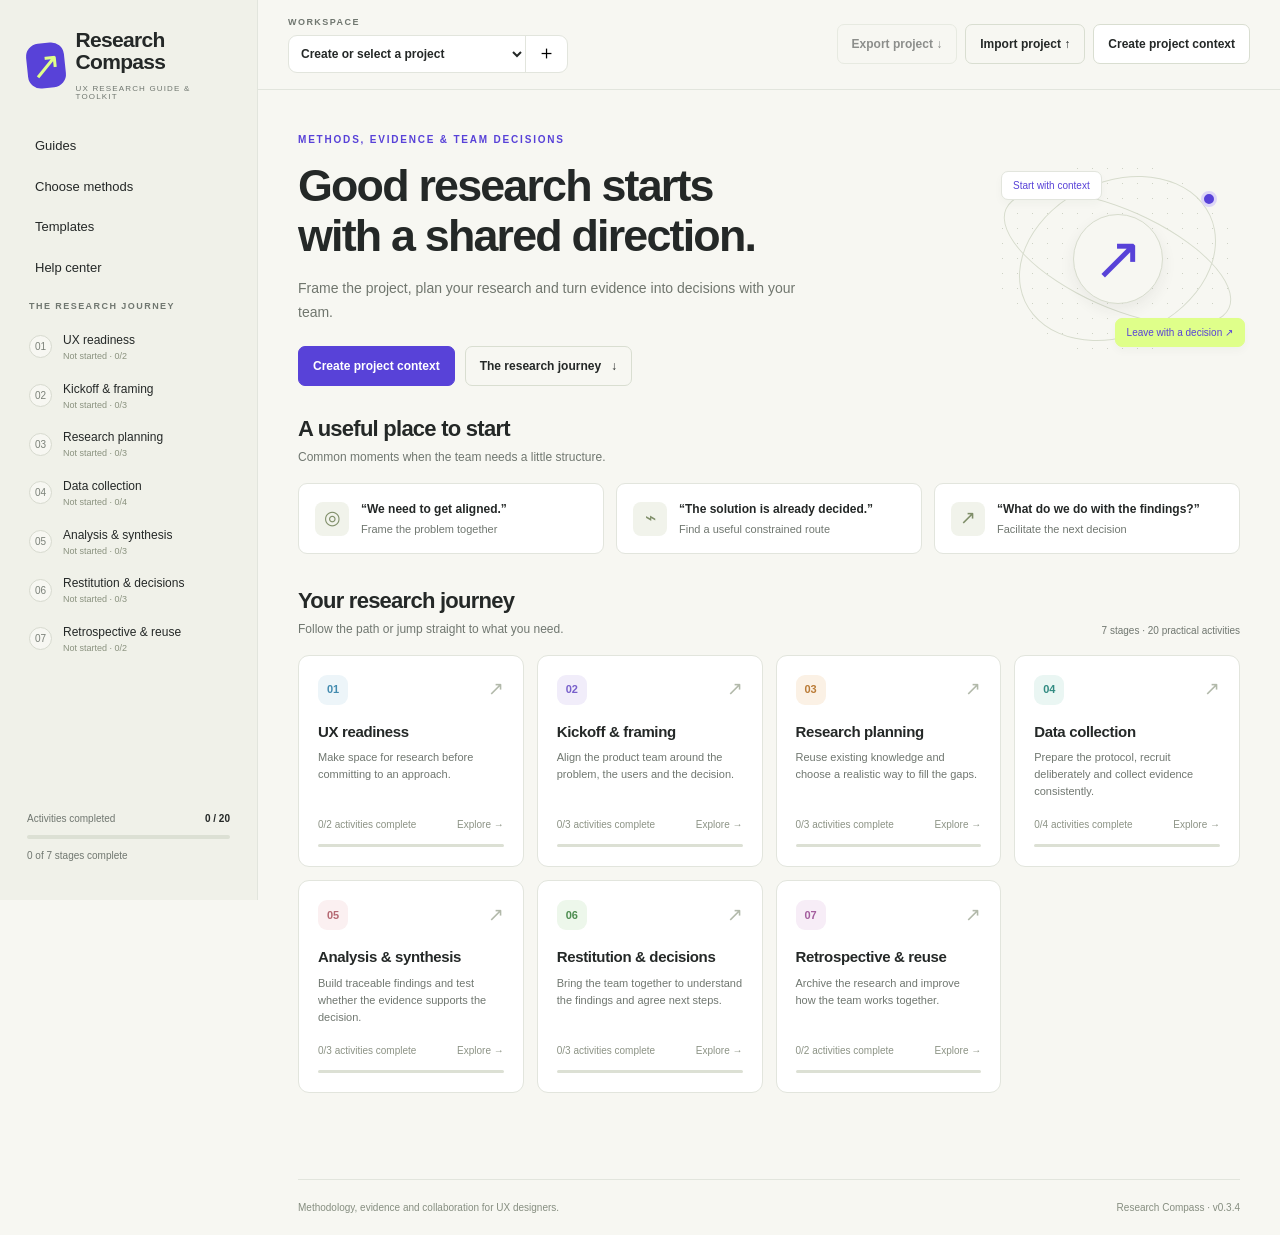
<file: index.html>
<!doctype html>
<html lang="en">
<head>
  <meta charset="utf-8">
  <meta name="viewport" content="width=device-width, initial-scale=1">
  <meta name="description" content="Research Compass: a UX research facilitation toolkit.">
  <title>Research Compass · UX facilitation toolkit</title>
  <meta http-equiv="refresh" content="0; url=docs/">
  <script>
    // Keep shared section links and query parameters when Pages serves the repo root.
    const destination = new URL("docs/", window.location.href);
    destination.search = window.location.search;
    destination.hash = window.location.hash;
    window.location.replace(destination.href);
  </script>
</head>
<body>
  <p>Opening Research Compass… <a href="docs/">Continue to the toolkit</a>.</p>
</body>
</html>
</file>
<file: docs/styles.css>
:root{--paper:#f7f7f2;--white:#fff;--ink:#242827;--muted:#707770;--line:#e2e5dd;--accent:#5842d8;--lime:#dfff8a;--soft:#efedf9;--radius:14px;--sidebar:258px;font-family:Inter,-apple-system,BlinkMacSystemFont,"Segoe UI",sans-serif;color:var(--ink);background:var(--paper);font-size:14px;line-height:1.5}
*{box-sizing:border-box}body{margin:0}button,input,select,textarea{font:inherit}button,a,input,textarea,select{-webkit-tap-highlight-color:transparent}button,a{touch-action:manipulation}a{color:inherit;text-decoration:none}button{cursor:pointer}button:disabled{cursor:default;opacity:.5}button:focus-visible,a:focus-visible,input:focus-visible,select:focus-visible,textarea:focus-visible{outline:3px solid #8e7df0;outline-offset:3px}h1,h2,h3,p{margin-top:0}h1{font-size:clamp(32px,3.5vw,49px);letter-spacing:-1.8px;line-height:1.12;font-weight:600;margin-bottom:17px}h2{font-size:25px;letter-spacing:-.75px;line-height:1.2;font-weight:600}h3{font-size:17px;letter-spacing:-.35px;line-height:1.3}p{margin-bottom:14px}small{font-size:12px}.muted{color:var(--muted)}.eyebrow{font-size:10px;letter-spacing:1.8px;font-weight:700;color:var(--muted);margin-bottom:13px}.skip{position:fixed;top:-80px;left:20px;padding:12px;background:var(--white);z-index:99}.skip:focus{top:10px}.sidebar{position:fixed;inset:0 auto 0 0;width:var(--sidebar);background:#f0f1e9;border-right:1px solid var(--line);padding:29px 19px 23px;display:flex;flex-direction:column;z-index:20}.brand{display:flex;gap:11px;align-items:center;font-size:21px;line-height:1.06;font-weight:650;letter-spacing:-.7px;margin:0 8px 38px}.brand-icon{display:grid;place-items:center;width:39px;height:45px;background:var(--accent);border-radius:13px;color:var(--lime);font-size:37px;font-weight:400;transform:rotate(-6deg)}.brand-sub{display:block;letter-spacing:1.15px;font-size:8px;color:var(--muted);margin-top:11px;font-weight:500}.project-label,.nav-label{font-size:9px;letter-spacing:1.45px;color:var(--muted);font-weight:700}.project-label{margin-left:8px}.project-select{display:flex;background:#fff;border:1px solid var(--line);border-radius:9px;margin:8px 0 16px;overflow:hidden}.project-select select{min-width:0;width:100%;border:0;background:transparent;padding:10px 8px;color:var(--ink);font-size:12px;font-weight:600;text-overflow:ellipsis}.project-select button{background:none;border:0;border-left:1px solid var(--line);padding:0 11px;font-size:19px}.search-button{width:100%;background:transparent;border:1px solid #d9dcd3;padding:9px 10px;border-radius:8px;font-size:12px;text-align:left;display:flex;align-items:center;justify-content:space-between;color:#676e67;margin-bottom:24px}kbd{font-size:10px;font-family:inherit;padding:1px 4px;border:1px solid #d9dcd3;border-radius:4px}.nav-home{display:flex;align-items:center;gap:12px;padding:11px 13px;border-radius:8px;font-size:13px;font-weight:500}.nav-home.active{background:#e4e5db}.nav-home span{font-size:18px}.nav-label{margin:29px 10px 12px}.phase-nav{display:flex;align-items:center;gap:11px;font-size:12px;padding:10px;border-radius:8px;position:relative;margin-bottom:3px}.phase-nav:hover,.nav-home:hover{background:#e8e9e1}.phase-nav.active{background:#e6e0fa;color:#4e3ec0}.nav-number{height:23px;width:23px;display:grid;place-items:center;font-size:10px;font-variant-numeric:tabular-nums;border:1px solid #d7dacf;border-radius:50%;flex-shrink:0;background:var(--paper);color:#7b8179}.phase-nav.active .nav-number{background:var(--accent);border-color:var(--accent);color:#fff}.nav-check{margin-left:auto;color:#5c7d37}.sidebar-bottom{margin-top:auto;padding:24px 8px 0}.progress-label{display:flex;justify-content:space-between;font-size:10px;margin-bottom:9px;color:var(--muted)}.progress-label strong{color:var(--ink);font-weight:600}progress{display:block;width:100%;height:4px;border:0;border-radius:5px;overflow:hidden;background:#dce0d4}progress::-webkit-progress-bar{background:#dce0d4}progress::-webkit-progress-value{background:var(--accent)}progress::-moz-progress-bar{background:var(--accent)}.sidebar-bottom p{font-size:10px;color:var(--muted);margin-top:9px}.workspace{margin-left:var(--sidebar);min-height:100vh;display:flex;flex-direction:column}.topbar{height:77px;display:flex;align-items:center;justify-content:space-between;padding:0 39px;border-bottom:1px solid var(--line);gap:15px;background:rgba(247,247,242,.96)}.breadcrumb{font-size:12px;color:var(--muted)}.breadcrumb span{margin:0 12px;color:#a6aca1}.top-actions{display:flex;gap:9px;align-items:center}.save-state{font-size:10px;color:#7d8577;margin-right:10px}.button{border:1px solid #d9ded1;border-radius:7px;padding:10px 14px;background:#fff;color:var(--ink);display:inline-flex;align-items:center;justify-content:center;gap:10px;white-space:nowrap;font-weight:550;font-size:12px}.button:hover{border-color:#858d7b;background:#fafbf8}.button.primary{background:var(--accent);color:#fff;border-color:var(--accent)}.button.primary:hover{background:#4732bf}.button.lime{background:var(--lime);border-color:var(--lime);color:#242827}.button.quiet{background:transparent}.button.small{font-size:11px;padding:7px 11px}.icon-button{width:33px;height:33px;border:0;background:transparent;border-radius:7px;font-size:19px;color:var(--muted)}.icon-button:hover{background:#eceee5}.mobile-menu{display:none}main{width:100%;max-width:1430px;padding:42px 40px 25px;margin:0 auto;flex:1;outline:0}footer{padding:20px 40px;display:flex;justify-content:space-between;font-size:10px;color:#868e80;border-top:1px solid var(--line);margin:25px 40px 0;padding-left:0;padding-right:0;gap:20px}.hero{display:grid;grid-template-columns:1fr 245px;gap:34px;align-items:center;margin-bottom:30px}.hero .eyebrow{color:var(--accent)}.hero-description{font-size:14px;max-width:530px;color:#70766e;line-height:1.7;margin-bottom:22px}.hero-buttons{display:flex;gap:10px;flex-wrap:wrap}.journey-art{height:195px;position:relative;background-image:radial-gradient(#ced2c5 .9px,transparent .9px);background-size:15px 15px;border-radius:50%;color:var(--accent)}.orbit{position:absolute;inset:20px;border:1px solid #d7dccd;border-radius:50%;transform:rotate(-25deg)}.orbit.second{inset:48px 0;transform:rotate(24deg)}.compass{width:90px;height:90px;position:absolute;left:78px;top:53px;border:1px solid #d7dccd;border-radius:50%;background:var(--paper);display:grid;place-items:center;font-size:60px;box-shadow:0 6px 15px #3331;line-height:1}.art-label{position:absolute;background:#fff;border:1px solid var(--line);padding:6px 11px;border-radius:7px;font-size:10px;box-shadow:0 4px 10px #25321c08}.art-label.a{top:10px;left:6px}.art-label.b{bottom:9px;right:-5px;background:var(--lime);border-color:var(--lime)}.art-dot{width:10px;height:10px;background:var(--accent);border:3px solid #ddd6f7;border-radius:50%;position:absolute;top:30px;right:23px;box-sizing:content-box}.context-banner{background:#ece9f8;border:1px solid #e1dcf4;border-radius:var(--radius);padding:20px 23px;display:flex;gap:19px;align-items:center;margin-bottom:35px}.context-banner .banner-icon{background:#e0d8f7;color:var(--accent);border-radius:9px;width:39px;height:39px;display:grid;place-items:center;font-size:22px;flex-shrink:0}.context-banner h3{font-size:14px;margin-bottom:4px}.context-banner p{font-size:12px;color:#78738b;margin:0}.context-banner .button{margin-left:auto;flex-shrink:0}.section-heading{display:flex;align-items:flex-end;justify-content:space-between;margin-bottom:17px;gap:12px}.section-heading h2{margin-bottom:5px;font-size:22px}.section-heading p{font-size:12px;color:var(--muted);margin:0}.section-meta{font-size:10px;color:var(--muted);white-space:nowrap}.phase-grid{display:grid;grid-template-columns:repeat(4,minmax(0,1fr));gap:13px;margin-bottom:36px}.phase-card{display:flex;flex-direction:column;min-height:192px;padding:19px;background:white;border:1px solid var(--line);border-radius:11px;position:relative;transition:transform .15s,border-color .15s}.phase-card:hover{transform:translateY(-3px);border-color:#aba5bd;box-shadow:0 5px 15px #1a172108}.phase-card .phase-top{display:flex;align-items:center;justify-content:space-between;margin-bottom:17px}.phase-disc{font-size:11px;width:30px;height:30px;background:var(--tint);color:var(--color);border-radius:9px;display:grid;place-items:center;font-weight:600}.phase-arrow{color:#b2b9aa;font-size:19px}.phase-card h3{font-size:15px;margin-bottom:8px}.phase-card p{font-size:11px;color:var(--muted);line-height:1.55;margin-bottom:17px}.phase-card .card-footer{font-size:10px;color:#8c9385;margin-top:auto;display:flex;justify-content:space-between}.phase-card.recommended{border-color:#c8bee9}.tiny-tag{font-size:8px;text-transform:uppercase;letter-spacing:.8px;color:var(--accent);background:var(--soft);padding:3px 6px;border-radius:4px}.tip-card{grid-column:span 1;background:#e8eddd;border-radius:11px;padding:21px;display:flex;flex-direction:column;justify-content:center;min-height:192px}.tip-card .eyebrow{font-size:9px;color:#677653;letter-spacing:1px;margin-bottom:9px}.tip-card h3{font-size:17px;line-height:1.35;margin-bottom:11px}.tip-card p{font-size:11px;color:#7a846e;margin:0}.quick-grid{display:grid;grid-template-columns:repeat(3,1fr);gap:12px}.quick-card{background:#fff;border:1px solid var(--line);border-radius:9px;padding:16px;display:flex;gap:12px;align-items:center}.quick-card:hover{border-color:#a29ab8}.quick-symbol{background:#f1f3eb;border-radius:8px;width:34px;height:34px;flex-shrink:0;display:grid;place-items:center;font-size:19px;color:#7f8e69}.quick-card strong{font-size:12px;display:block;font-weight:600}.quick-card small{font-size:10px;color:var(--muted)}.quick-card .arrow{margin-left:auto;color:#a3ab97}.project-strip{display:flex;gap:25px;flex-wrap:wrap;padding:16px 0 2px;margin-top:15px;border-top:1px solid #d9d4eb}.project-strip small{font-size:9px;display:block;text-transform:uppercase;letter-spacing:1px;color:#89829b;margin-bottom:4px}.project-strip strong{font-size:11px;font-weight:500}.phase-header{display:flex;gap:22px;align-items:flex-start;margin-bottom:25px}.phase-header .phase-disc{height:54px;width:54px;font-size:18px;border-radius:16px;flex-shrink:0;margin-top:3px}.phase-header h1{font-size:38px;margin-bottom:12px}.phase-header p{color:var(--muted);max-width:680px}.outcome-strip{background:var(--tint);padding:19px 22px;border-radius:10px;margin-bottom:26px;display:flex;gap:17px}.outcome-strip strong{font-size:10px;letter-spacing:1px;text-transform:uppercase;color:var(--color);white-space:nowrap;margin-top:2px}.outcome-strip p{font-size:13px;margin:0}.context-small{font-size:12px;padding:16px 19px;background:#eeefe8;border:1px solid var(--line);border-radius:9px;margin:20px 0}.context-small strong{display:block;font-size:10px;color:#79846f;letter-spacing:1px;text-transform:uppercase;margin-bottom:6px}.context-small p{margin:3px 0;overflow-wrap:anywhere}.context-small a{color:var(--accent);text-decoration:underline;font-size:11px}.activity-list{display:grid;gap:12px}.activity-row{background:#fff;border:1px solid var(--line);border-radius:11px;display:flex;align-items:center;gap:19px;padding:20px}.activity-row:hover{border-color:#aba4bd}.activity-order{font-size:15px;color:#929a89;min-width:25px}.activity-row h3{font-size:16px;margin-bottom:5px}.activity-row p{font-size:12px;color:var(--muted);margin:0}.row-meta{margin-left:auto;display:flex;gap:15px;align-items:center;white-space:nowrap}.pill{font-size:10px;color:#757d6c;background:#f1f3ec;padding:4px 8px;border-radius:5px}.duration{font-size:11px;color:var(--muted)}.activity-row.done .activity-order{color:#618b38}.back-link{font-size:12px;color:var(--muted);display:inline-block;margin-bottom:23px}.back-link:hover{color:var(--accent)}.activity-header{display:flex;justify-content:space-between;gap:20px;align-items:flex-start}.activity-header h1{font-size:37px;max-width:650px}.activity-header .eyebrow{color:var(--color);margin-bottom:12px}.activity-header p{font-size:14px;color:var(--muted);max-width:650px}.activity-tools{display:flex;gap:7px;flex-wrap:wrap;align-items:center}.meta-line{display:flex;gap:11px;margin:5px 0 25px;align-items:center}.tabs{display:flex;gap:24px;border-bottom:1px solid var(--line);margin-top:27px;margin-bottom:24px}.tab{background:none;border:0;border-bottom:2px solid transparent;font-size:13px;padding:12px 1px;color:var(--muted);margin-bottom:-1px}.tab.active{border-color:var(--accent);color:var(--accent);font-weight:600}.activity-body{display:grid;grid-template-columns:minmax(0,1fr) 260px;gap:28px}.content-panel{background:#fff;border:1px solid var(--line);border-radius:11px;padding:24px}.content-panel h2{font-size:21px}.content-panel p,.content-panel li{font-size:13px;color:#656e60;line-height:1.75}.content-panel ul{padding-left:18px}.aside-note{background:var(--tint);border:1px solid #00000007;border-radius:10px;padding:19px;height:fit-content}.aside-note .eyebrow{color:var(--color);font-size:9px}.aside-note p{font-size:12px;color:#6f756a;line-height:1.7;overflow-wrap:anywhere}.aside-note strong{font-size:11px;display:block;margin:13px 0 4px}.step{display:flex;gap:14px;margin-bottom:23px}.step:last-child{margin-bottom:0}.step-n{background:var(--soft);color:var(--accent);font-size:11px;border-radius:50%;width:26px;height:26px;display:grid;place-items:center;flex-shrink:0}.step h3{font-size:14px;margin:2px 0 6px}.step p{font-size:13px;line-height:1.7;margin:0}.prompt-list{margin-top:26px;border-top:1px solid var(--line);padding-top:23px}.prompt-list h3{font-size:15px}.prompt{border-left:2px solid #d5ccf1;padding:8px 14px;margin:10px 0;font-size:13px;color:#5c576e;line-height:1.7}.output-field{display:block;font-size:12px;font-weight:600;margin:0 0 24px}.output-field:last-of-type{margin-bottom:18px}.output-field small{display:block;color:var(--muted);font-size:11px;font-weight:400;margin:5px 0 9px}.output-field textarea{min-height:130px;font-size:13px;font-weight:400;line-height:1.7}.checklist{border-top:1px solid var(--line);padding-top:22px}.checklist h3{font-size:15px}.checklist label{display:flex;gap:9px;font-size:12px;color:#65705c;margin:12px 0;align-items:flex-start}.checklist input{accent-color:var(--accent);margin-top:3px;width:15px;height:15px}.gate{padding:15px;background:#f4f3ed;border-radius:8px;font-size:12px;line-height:1.7;color:#787768;margin:22px 0}.completion-row{display:flex;align-items:center;gap:14px;flex-wrap:wrap}.completion-row small{font-size:10px;color:var(--muted)}.done-button{background:#eaf3dc!important;border-color:#cbdab9!important;color:#4f7134!important}.page-note{font-size:10px;color:#949b8d;margin-top:25px;line-height:1.7}.workshop{max-width:880px;margin:10px auto}.workshop-top{display:flex;align-items:center;justify-content:space-between;gap:15px;margin-bottom:35px}.workshop h1{font-size:32px}.workshop-card{padding:35px;background:#fff;border:1px solid var(--line);border-radius:15px;min-height:280px;display:flex;flex-direction:column;justify-content:center}.workshop-card h2{font-size:30px;line-height:1.3;margin:13px 0 20px}.workshop-card p{font-size:17px;color:#70786a;line-height:1.8}.workshop-controls{display:flex;justify-content:space-between;align-items:center;margin-top:18px}.timer{display:flex;align-items:center;gap:9px;margin:25px 0;font-variant-numeric:tabular-nums}.timer output{font-size:22px;min-width:65px}.timer-label{color:var(--muted);font-size:11px;margin-right:auto}.workshop-note{display:block;margin-top:27px;font-size:12px;font-weight:600}.workshop-note textarea{margin-top:8px}.focus-mode .sidebar,.focus-mode .topbar,.focus-mode footer{display:none}.focus-mode .workspace{margin-left:0}.focus-mode main{max-width:1100px;padding-top:30px}dialog{border:1px solid #d8dcd1;border-radius:17px;box-shadow:0 30px 100px #181c2240;padding:29px;color:var(--ink);background:var(--paper);max-height:90vh}dialog::backdrop{background:#1e26384d;backdrop-filter:blur(3px)}.context-dialog{width:min(760px,94vw)}.dialog-header{display:flex;align-items:flex-start;justify-content:space-between;gap:18px}.dialog-header h2{font-size:27px;margin-bottom:13px}.dialog-header .eyebrow{color:var(--accent);margin-bottom:10px}.context-dialog>p{font-size:13px;max-width:600px}.form-grid{display:grid;grid-template-columns:1fr 1fr;gap:17px;margin-top:24px}.form-grid label{font-size:12px;font-weight:550}.form-grid .full{grid-column:1/-1}input:not([type=checkbox]),textarea,select{border:1px solid #d9ded1;border-radius:7px;background:#fff;padding:10px 11px;color:var(--ink);width:100%;min-width:0}textarea{resize:vertical}input::placeholder,textarea::placeholder{color:#9bA294;opacity:1}.form-grid input,.form-grid textarea,.form-grid select{display:block;margin-top:6px;font-size:12px;font-weight:400}.form-note{color:#808976;font-size:10px;margin-top:18px}.dialog-actions{display:flex;justify-content:flex-end;gap:9px;margin-top:23px;padding-top:17px;border-top:1px solid var(--line)}.jump-dialog{width:min(640px,94vw)}.jump-dialog input{margin:8px 0 17px}.jump-result{display:block;padding:12px;border-radius:8px;border-bottom:1px solid var(--line);font-size:13px}.jump-result:hover{background:#ebe6f7}.jump-result small{font-size:10px;color:var(--muted);display:block}.jump-dialog #jumpResults{max-height:50vh;overflow-y:auto}.export-dialog{width:min(520px,94vw)}.export-dialog>p{font-size:12px}.export-option{display:block;text-align:left;width:100%;padding:18px;border:1px solid var(--line);background:#fff;border-radius:9px;margin-top:12px}.export-option:hover{border-color:#9d90c3}.export-option strong{font-size:13px;display:block;font-weight:550}.export-option span{display:block;font-size:11px;color:var(--muted);margin-top:5px}.import-label{cursor:pointer}.import-label input{margin-top:12px;font-size:11px}#toast{position:fixed;bottom:23px;left:50%;transform:translate(-50%,20px);padding:12px 20px;background:#292e27;color:white;border-radius:9px;font-size:12px;opacity:0;pointer-events:none;z-index:100;transition:all .2s;max-width:90vw}#toast.visible{opacity:1;transform:translate(-50%,0)}.storage-warning{color:#9d523c!important}.empty{padding:25px;color:var(--muted);font-size:12px}.phase-footer{display:flex;justify-content:space-between;gap:12px;margin-top:27px}.recommendation-note{background:#fff7e7;border:1px solid #eaddbf;border-radius:9px;padding:15px 18px;font-size:12px;color:#8e7445;line-height:1.7;margin-bottom:25px}.search-inline{max-width:260px;font-size:12px!important}.phase-results{font-size:12px;color:var(--muted);padding:15px 0}.home-note{margin-top:28px;font-size:10px;color:#949b8d;line-height:1.7;max-width:700px}
@media(min-width:1600px){main{padding-top:55px}.phase-card{min-height:205px}.hero{margin-bottom:37px}.hero-description{font-size:15px}.hero{grid-template-columns:1fr 300px}.journey-art{max-width:245px;margin-left:25px}}
@media(max-width:1200px){:root{--sidebar:230px}.sidebar{padding:26px 13px}.brand{font-size:19px}.topbar{padding:0 25px}.save-state{display:none}main{padding:32px 26px}.phase-grid{grid-template-columns:repeat(3,minmax(0,1fr))}.tip-card{grid-column:span 2;min-height:155px}.activity-body{grid-template-columns:minmax(0,1fr) 215px;gap:18px}.row-meta .pill{display:none}.hero{grid-template-columns:1fr 190px}.journey-art{transform:scale(.85)}.activity-header{display:block}.activity-tools{margin:5px 0 18px}.quick-grid{grid-template-columns:1fr}.quick-card{padding:12px 16px}}
@media(max-width:900px){.activity-body{grid-template-columns:1fr}.aside-note{order:-1}.aside-note p{margin-bottom:6px}.hero{grid-template-columns:1fr}.journey-art{display:none}.context-banner{flex-wrap:wrap}.context-banner .button{margin-left:58px}.phase-grid{grid-template-columns:repeat(2,minmax(0,1fr))}.tip-card{grid-column:span 1;min-height:190px}.outcome-strip{display:block}.outcome-strip strong{display:block;margin-bottom:8px}.row-meta{gap:7px}.activity-row{gap:10px;padding:17px}.activity-row h3{font-size:14px}.activity-row p{font-size:11px}}
@media(max-width:700px){.sidebar{transform:translateX(-100%);transition:transform .2s;width:258px}.sidebar.open{transform:translateX(0);box-shadow:5px 0 40px #20251c30}.workspace{margin-left:0}.mobile-menu{display:block;flex-shrink:0}.topbar{padding:0 15px;height:65px;gap:10px}.breadcrumb{font-size:10px;margin-right:auto}.top-actions .quiet{display:none}.top-actions .button{font-size:10px;padding:8px 10px}.top-actions{gap:0}.breadcrumb span{margin:0 5px}main{padding:29px 20px}.hero h1{font-size:38px;letter-spacing:-1.4px}.hero-description{font-size:13px}.context-banner{padding:17px;gap:12px}.context-banner .banner-icon{width:30px;height:30px}.context-banner>div:nth-child(2){flex:1}.context-banner .button{margin-left:42px}.context-banner p{font-size:11px}.phase-card{padding:16px;min-height:190px}.phase-card h3{font-size:14px}.phase-grid{gap:10px}.section-heading{align-items:flex-start;flex-wrap:wrap}.section-heading h2{font-size:21px}.section-meta{display:none}.project-strip{width:100%;gap:15px}.phase-header{gap:14px}.phase-header .phase-disc{width:41px;height:41px;font-size:14px}.phase-header h1{font-size:30px}.phase-header p{font-size:12px}.row-meta .duration{display:none}.phase-footer{flex-wrap:wrap}.activity-header h1{font-size:31px}.content-panel{padding:20px}.tabs{gap:22px}.workshop-card{padding:24px}.workshop-card h2{font-size:25px}.workshop-card p{font-size:15px}.workshop-top{align-items:flex-start}.workshop-top h1{font-size:25px}.timer{flex-wrap:wrap}.timer-label{flex-basis:100%;margin-bottom:5px}.form-grid{grid-template-columns:1fr}.form-grid .full{grid-column:auto}.dialog-actions{flex-wrap:wrap}.dialog-actions .primary{white-space:normal}dialog{padding:22px}.dialog-header h2{font-size:24px}footer{margin:20px;padding:15px 0;display:block;font-size:9px}footer span{display:block;margin-top:8px}.topbar .button span{display:none}}
@media(prefers-reduced-motion:reduce){*{transition:none!important;scroll-behavior:auto!important}}
@media print{.sidebar,.topbar,footer,.activity-tools,.tabs,.back-link,.hero-buttons,.context-banner .button,.phase-footer{display:none!important}.workspace{margin:0}main{padding:0;max-width:none}.phase-grid{grid-template-columns:repeat(3,1fr)}.activity-body{display:block}.content-panel,.aside-note{break-inside:avoid;margin-bottom:15px}body{background:#fff}textarea{border:0!important;min-height:100px}button{display:none!important}}

/* Methodology resources and contextual advice. */
.knowledge-nav{display:grid;gap:3px;margin:0 0 18px;padding:0 3px}.knowledge-nav a{display:flex;justify-content:space-between;align-items:center;padding:9px 10px;font-size:12px;border-radius:7px;color:#676e60}.knowledge-nav a span{font-size:12px;color:#a2aa98}.knowledge-nav a:hover{background:#e6e8de}.knowledge-nav a.active{background:#e6e0fa;color:#5140bb;font-weight:600}.knowledge-page h1{max-width:850px}.page-intro{max-width:800px;font-size:15px;line-height:1.8;color:#70776b;margin-bottom:28px}.knowledge-entry{background:#eeedf6;border:1px solid #dedbec;border-radius:12px;padding:25px;margin:0 0 30px;display:grid;grid-template-columns:1fr 1.05fr;gap:30px;align-items:center}.knowledge-entry .eyebrow{font-size:9px;letter-spacing:1.1px;color:#7764bb;margin-bottom:9px}.knowledge-entry h2{font-size:23px;margin-bottom:11px}.knowledge-entry p{font-size:12px;color:#797285;line-height:1.7;margin-bottom:0}.knowledge-shortcuts{display:grid;gap:8px}.knowledge-shortcuts a{background:#ffffffb3;padding:12px 15px;border:1px solid #e1deed;border-radius:8px}.knowledge-shortcuts a:hover{border-color:#aaa0c9;background:#fff}.knowledge-shortcuts strong{display:block;font-size:12px;font-weight:600}.knowledge-shortcuts span{display:block;font-size:10px;color:#878193;margin-top:3px}.knowledge-toolbar{display:flex;justify-content:space-between;align-items:flex-end;gap:20px;margin-bottom:25px;flex-wrap:wrap}.resource-filters{display:flex;flex-wrap:wrap;gap:6px;margin-bottom:5px}.resource-filters a{font-size:11px;padding:8px 11px;border:1px solid #dbdfd3;border-radius:6px;background:#fff;color:#727c66}.resource-filters a.selected{background:#e9e4f8;border-color:#cdc3eb;color:#5944b5}.guide-search{font-size:10px;color:var(--muted);width:250px;max-width:100%}.guide-search input{margin-top:6px;font-size:12px}.resource-grid{display:grid;grid-template-columns:repeat(3,minmax(0,1fr));gap:13px}.resource-card{display:flex;flex-direction:column;padding:21px;border:1px solid var(--line);border-radius:11px;background:#fff;min-height:200px}.resource-card:hover{border-color:#b1a7c9;box-shadow:0 5px 16px #2d254108}.resource-type{display:block;text-transform:uppercase;font-size:9px;letter-spacing:1px;font-weight:650;color:#817196;margin-bottom:12px;line-height:1.6}.resource-card h3{font-size:18px;line-height:1.35;margin-bottom:10px}.resource-card p{font-size:12px;color:#7a8072;line-height:1.7;margin-bottom:18px}.resource-arrow{font-size:11px;color:var(--accent);margin-top:auto}.resource-grid.compact{grid-template-columns:repeat(2,minmax(0,1fr))}.compact .resource-card{min-height:150px;padding:18px}.compact .resource-card h3{font-size:16px}.compact .resource-card p{font-size:11px}.compact .resource-type{font-size:8px;letter-spacing:.8px;margin-bottom:8px}.text-link{color:var(--accent);font-size:11px;line-height:1.7}.text-link:hover{text-decoration:underline}.journey-resources{margin:30px 0 38px}.template-heading{margin-top:27px}.template-links{display:grid;grid-template-columns:repeat(2,minmax(0,1fr));gap:9px}.template-links a{padding:15px 17px;background:#fff;border:1px solid var(--line);border-radius:8px;font-size:12px;line-height:1.6}.template-links .resource-type{font-size:8px;margin-bottom:5px}.template-links a:hover{border-color:#a49abf}.library-next{display:grid;grid-template-columns:repeat(3,minmax(0,1fr));gap:12px;margin-top:30px}.library-next a{border-radius:9px;background:#e9eddf;padding:20px}.library-next strong{display:block;font-size:13px;font-weight:600;margin-bottom:6px}.library-next span{font-size:11px;color:#768265}.guide-layout{display:grid;grid-template-columns:minmax(0,1fr) 190px;gap:30px;align-items:start}.guide-section{padding:27px;background:white;border:1px solid var(--line);border-radius:11px;margin-bottom:20px;scroll-margin-top:20px}.guide-section>h2{font-size:23px;margin-bottom:18px}.guide-section>p,.guide-section li{font-size:13px;color:#687260;line-height:1.85}.guide-section .step{margin-bottom:23px}.guide-section .step p{color:#687260}.guide-section .step h3{font-size:15px}.guide-table-wrap{overflow-x:auto;margin-top:18px;border:1px solid var(--line);border-radius:8px}.guide-table{border-collapse:collapse;width:100%;min-width:480px;text-align:left;font-size:11px}.guide-table th,.guide-table td{padding:13px 12px;vertical-align:top;border-bottom:1px solid var(--line);line-height:1.75}.guide-table thead{background:#efedf6;color:#65577d;font-size:10px}.guide-table tbody th{font-weight:600;width:24%;color:#4b5543}.guide-table td{color:#77816c}.guide-table td:last-child{font-size:10px;color:#858d7c;width:22%}.guide-table tr:last-child>*{border-bottom:0}.method-limit{background:#fff7e9;border-left:3px solid #cba153;padding:15px 17px;margin-top:19px;border-radius:0 7px 7px 0}.method-limit strong{font-size:11px;color:#8c6f3c}.method-limit p{font-size:12px;line-height:1.8;color:#8a7d65;margin:7px 0 0}.guide-sidebar{position:sticky;top:25px;background:#edeee6;border-radius:10px;padding:19px}.guide-sidebar .eyebrow{font-size:9px}.guide-sidebar button{display:block;text-align:left;background:none;border:0;font-size:11px;color:#7c8471;padding:7px 0}.guide-sidebar button:hover{color:var(--accent)}.guide-sidebar .button{margin:15px 0 12px}.guide-sidebar .text-link{display:block;font-size:10px}.pitfall-list{padding-left:20px}.pitfall-list li{margin-bottom:10px}.worked-example{background:#edf2e5;border:1px solid #dce4cf;border-radius:9px;padding:20px;margin-top:24px}.worked-example .resource-type{color:#6b8051}.worked-example p{font-size:13px;color:#6b785c;line-height:1.8;margin:0}.template-callout{display:flex;gap:20px;align-items:center;background:#efebf8;padding:20px;border-radius:9px}.template-callout h3{font-size:16px}.template-callout p{font-size:11px;color:#84788e;line-height:1.7;margin:0}.template-callout .button{flex-shrink:0}.related-activities{display:grid;gap:8px;margin-top:17px}.related-activities a{font-size:12px;padding:14px;border:1px solid var(--line);border-radius:7px}.related-activities .resource-type{font-size:8px;margin-bottom:5px}.template-grid{margin-top:25px}.template-tools{display:flex;gap:9px;flex-wrap:wrap;margin-bottom:24px}.template-editor{max-width:900px;margin-top:25px}.template-editor .output-field{margin-bottom:30px}.selector-form{display:grid;grid-template-columns:repeat(2,minmax(0,1fr));gap:18px;background:#eeedf4;border:1px solid #dedce8;padding:23px;border-radius:12px}.selector-form label,.help-stage{font-size:12px;font-weight:550}.selector-form select,.help-stage select{margin-top:7px;font-size:12px;font-weight:400}.selector-explanation{font-size:10px;color:#929789;line-height:1.7;margin:12px 0 25px}.method-results{display:grid;gap:13px}.method-option{display:grid;grid-template-columns:minmax(0,1fr) 160px;gap:25px;align-items:start;background:#fff;border:1px solid var(--line);border-radius:11px;padding:23px}.method-option .resource-type{margin-bottom:8px}.method-option h3{font-size:21px;margin-bottom:10px}.method-option p{font-size:13px;color:#737e68;margin-bottom:12px}.method-option small{display:block;font-size:11px;color:#949b8a;line-height:1.75}.method-option.conditional{background:#fbf8f0;border-color:#e7dbc0}.method-option.conditional .resource-type{color:#a58a50}.method-select{display:flex;gap:9px;align-items:flex-start;font-size:11px;color:#6f7d60;margin-top:8px}.method-select input{accent-color:var(--accent);margin-top:2px}.selected-methods{padding:22px;background:#e8eddf;border-radius:11px;margin-top:24px}.selected-methods>strong{font-size:15px}.selected-methods p{font-size:12px;color:#7b866b;margin:10px 0 16px;line-height:1.7}.help-stage{display:block;max-width:350px;margin-bottom:25px}.difficulty-options{display:grid;grid-template-columns:repeat(2,minmax(0,1fr));gap:10px;margin-bottom:30px}.difficulty-options label{display:flex;gap:12px;align-items:flex-start;padding:16px;border:1px solid var(--line);border-radius:8px;background:white;font-size:12px;color:#69755f}.difficulty-options input{accent-color:var(--accent);margin-top:2px}.difficulty-options label:has(input:checked){background:#eae5f7;border-color:#c9bfe6;color:#68519c}.advice-grid{display:grid;grid-template-columns:repeat(2,minmax(0,1fr));gap:15px}.advice-card{background:#f0f1e9;border:1px solid #dce1d0;border-radius:11px;padding:22px}.advice-card.warning{background:#fcf5e9;border-color:#eadbb8}.advice-card .resource-type{font-size:8px;color:#778465;margin-bottom:8px}.advice-card.warning .resource-type{color:#a98c50}.advice-card h3{font-size:18px}.advice-card p,.advice-card li{font-size:12px;color:#79816f;line-height:1.8}.advice-card.warning p,.advice-card.warning li{color:#8f8065}.advice-card ul{padding-left:17px}.advice-avoid{font-size:11px!important;border-top:1px solid #00000012;padding-top:13px}.resource-actions{display:flex;gap:13px;flex-wrap:wrap}.resource-actions a{font-size:10px;color:var(--accent);line-height:1.7}.stage-advice{margin:28px 0}.stage-advice .section-heading h2{font-size:21px}.stage-advice>.text-link{display:inline-block;margin-top:13px}.help-inline{display:block;border:1px dashed #c7cdbb;border-radius:8px;padding:15px 18px;margin-top:23px;font-size:12px;color:#7b866b}.help-inline:hover{border-color:#a49bb8;color:var(--accent)}.empty-help{background:#eeefe7;padding:27px;border-radius:11px}.empty-help h2{font-size:23px}.empty-help p{font-size:13px;color:#818a74;line-height:1.8}.activity-knowledge{display:flex;flex-wrap:wrap;gap:8px 17px;background:#efedf6;border:1px solid #e4deef;padding:15px 18px;border-radius:8px;margin:17px 0}.activity-knowledge .resource-type{margin:0;font-size:8px;flex-basis:100%}.activity-knowledge a{color:#7962b1;font-size:11px}.activity-knowledge a:hover{text-decoration:underline}
@media(max-width:1150px){.resource-grid{grid-template-columns:repeat(2,minmax(0,1fr))}.guide-layout{grid-template-columns:minmax(0,1fr)}.guide-sidebar{position:static;order:-1;display:flex;gap:7px 18px;flex-wrap:wrap;align-items:center;padding:15px 20px}.guide-sidebar .eyebrow{flex-basis:100%;margin:0}.guide-sidebar .button{margin:5px 0}.guide-sidebar button{font-size:10px}.knowledge-entry{grid-template-columns:1fr;gap:19px}.knowledge-shortcuts{grid-template-columns:repeat(3,minmax(0,1fr));gap:8px}.knowledge-shortcuts a{padding:13px}.library-next{grid-template-columns:1fr}.template-callout{flex-wrap:wrap}}
@media(max-width:700px){.knowledge-nav{margin-bottom:14px}.knowledge-page h1{font-size:33px;letter-spacing:-1.2px}.page-intro{font-size:13px}.knowledge-entry{padding:20px;gap:16px}.knowledge-entry h2{font-size:22px}.knowledge-shortcuts{grid-template-columns:1fr}.knowledge-shortcuts a{padding:12px 14px}.knowledge-shortcuts strong{font-size:12px}.resource-grid,.resource-grid.compact,.template-links,.advice-grid,.difficulty-options,.selector-form{grid-template-columns:1fr}.resource-card{min-height:170px;padding:20px}.resource-card h3{font-size:19px}.resource-type{font-size:8px}.resource-filters a{font-size:10px}.guide-search{width:100%}.guide-section{padding:20px}.guide-section>h2{font-size:22px}.guide-section .step{gap:11px}.guide-section .step p{font-size:12px}.guide-sidebar{gap:5px 15px}.guide-table{min-width:500px}.method-option{grid-template-columns:1fr;gap:8px;padding:21px}.method-select{border-top:1px solid var(--line);padding-top:14px}.selector-form{padding:20px}.advice-card h3{font-size:18px}.template-tools .button{white-space:normal}.activity-knowledge{gap:7px}.activity-knowledge a{padding:4px 0}.stage-advice .section-heading{gap:10px}}
/* Visible project portability and completion states. */
.sidebar > *{flex-shrink:0}
@media(max-width:700px){.context-banner{display:grid;grid-template-columns:30px minmax(0,1fr);align-items:start}.context-banner .banner-icon{grid-column:1;grid-row:1}.context-banner>div:nth-child(2){grid-column:2;min-width:0}.context-banner .button{grid-column:2;justify-self:start;margin-left:0}.project-strip>div{min-width:0}.project-strip strong{overflow-wrap:anywhere}}
.sidebar{overflow-y:auto}.nav-phase-label{min-width:0;display:flex;flex-direction:column;gap:2px}.nav-phase-status{font-size:9px;color:#8a927f;font-weight:400;line-height:1.3}.phase-nav{padding:8px 10px}.phase-nav.completed{background:#e3efd8;color:#3f682b}.phase-nav.completed .nav-number{background:#477a35;color:white;border-color:#477a35;font-weight:700}.phase-nav.completed .nav-phase-status{color:#4d713d;font-weight:600}.phase-nav.completed.active{box-shadow:inset 3px 0 #477a35;background:#d7e9c8}.phase-nav.active:not(.completed) .nav-phase-status{color:#7967b2}.sidebar-bottom .backup-hint{margin-top:15px;font-size:10px;line-height:1.6;color:#737e66}.mobile-action{display:none}.quick-section{margin-bottom:34px}.quick-complete{display:block;font-size:9px;font-weight:600;color:#477a35;margin-top:5px}.quick-card.completed{border-color:#c6dcb8;background:#f4f9ef}.quick-card.completed .quick-symbol{background:#deedd1;color:#477a35}.phase-card.completed{background:#f0f7e9;border-color:#bed3ad}.phase-card.completed:hover{border-color:#719b55}.phase-card.completed .phase-disc{background:#477a35;color:white;font-size:17px}.completion-badge{font-size:9px;font-weight:650;padding:4px 7px;background:#deecd0;color:#3f682b;border-radius:5px;white-space:nowrap}.phase-card.completed h3{color:#355829}.phase-card.completed .card-footer{color:#4d713d}.phase-card.in-progress{border-color:#c5bfdf}.card-progress{margin-top:12px;height:3px;background:#e5e8dd}.card-progress::-webkit-progress-value{background:#7965d2}.phase-card.completed .card-progress::-webkit-progress-value{background:#608b43}.phase-card.completed .card-progress::-moz-progress-bar{background:#608b43}.completion-summary{display:flex;align-items:center;gap:16px;padding:20px 22px;border:1px solid #cbdcbd;background:#edf4e5;border-radius:12px;margin-bottom:30px}.completion-emblem{background:#dae9cb;color:#477a35;display:grid;place-items:center;width:41px;height:41px;border-radius:50%;font-size:25px;flex-shrink:0}.completion-summary h2{font-size:19px;margin:0 0 5px;color:#3d602e}.completion-summary p{font-size:11px;color:#708061;margin:0}.completion-summary .button{margin-left:auto}.completion-summary.all-complete{background:#e0efd3;border-color:#91b576}.completion-summary.all-complete .completion-emblem{background:#477a35;color:white}.project-portability{display:flex;align-items:center;gap:25px;margin-top:30px;padding:23px;background:#eeefe8;border:1px solid var(--line);border-radius:11px}.project-portability h3{font-size:15px;margin-bottom:7px}.project-portability p{font-size:12px;line-height:1.65;color:var(--muted);max-width:620px;margin:0}.portability-actions{display:flex;gap:8px;margin-left:auto;flex-shrink:0}.home-note{margin-top:19px}.activity-row.done{background:#f3f8ed;border-color:#cbdcbd}.activity-row.done .activity-order{background:#477a35;color:white;display:grid;place-items:center;width:27px;height:27px;border-radius:50%;font-size:14px}.activity-row.done h3{color:#3f682b}
@media(max-width:1200px){.topbar{gap:10px}.top-actions{gap:7px}.breadcrumb{font-size:11px}.project-portability{flex-wrap:wrap}.portability-actions{margin-left:0}}
@media(max-width:700px){.topbar{min-height:65px;height:auto;padding-top:10px;padding-bottom:10px}.breadcrumb{display:none}.top-actions{margin-left:auto;gap:6px}.top-actions .file-button{display:inline-flex}.top-actions .file-button .desktop-action{display:none}.top-actions .file-button .mobile-action{display:inline}.top-actions .button{padding:8px 9px;font-size:11px}.completion-summary{flex-wrap:wrap;padding:17px;gap:12px}.completion-summary>div{flex:1;min-width:180px}.completion-summary h2{font-size:17px}.completion-summary .button{margin-left:53px}.completion-badge{font-size:8px;padding:3px 5px}.phase-card .card-footer{flex-wrap:wrap;gap:5px}.quick-section{margin-bottom:28px}.project-portability{padding:19px;gap:16px}.portability-actions{flex-wrap:wrap}.sidebar .phase-nav{padding:8px 10px}}

.table-scroll-hint{display:none}@media(max-width:700px){.table-scroll-hint{display:block;font-size:10px!important;color:#878193!important;margin-bottom:-9px}}

/* Stage hierarchy: context, objectives, then supporting guides. */
.stage-objectives{margin:30px 0 22px}.objective-context{display:flex;align-items:center;justify-content:space-between;gap:22px;background:#eeefe8;border:1px solid var(--line);border-radius:9px;padding:17px 20px;margin-bottom:18px}.objective-context p{font-size:12px;line-height:1.7;color:#6d775f;margin:0}.objective-context p strong{display:block;font-size:9px;letter-spacing:.8px;text-transform:uppercase;margin-bottom:4px;color:#7a806f}.objective-context .button{flex-shrink:0}.objective-context-tags{display:flex;flex-wrap:wrap;gap:5px 13px;margin-top:9px}.objective-context-tags span{font-size:10px;color:#828976}.objective-list{display:grid;gap:17px}.objective-card{display:grid;grid-template-columns:34px minmax(0,1fr);gap:17px;padding:25px;border:1px solid var(--line);border-radius:11px;background:white}.objective-number{display:grid;place-items:center;width:32px;height:32px;border-radius:50%;font-size:11px;font-weight:600;color:var(--color);background:var(--tint)}.objective-content>h3{font-size:22px;line-height:1.4;margin:0 0 10px}.objective-reason{font-size:13px;line-height:1.8;color:#727c68;margin:0 0 13px}.objective-outcome{font-size:11px;line-height:1.8;color:#727c68;margin:0}.objective-outcome strong{color:#57654d;font-weight:600;margin-right:6px}.objective-guidance{border-top:1px solid var(--line);margin-top:20px;padding-top:17px}.objective-guidance>.resource-type{font-size:8px;color:#8b829a;margin:0 0 9px}.objective-guide-list{display:grid;grid-template-columns:repeat(2,minmax(0,1fr));gap:9px}.objective-guide{display:flex;justify-content:space-between;gap:13px;padding:13px 15px;border:1px solid #e9e5ee;border-radius:7px;background:#faf9fc}.objective-guide:hover{border-color:#b6abcf;background:#f3effb}.objective-guide strong{display:block;font-size:12px;font-weight:550;line-height:1.5;color:#655283}.objective-guide small{display:block;font-size:10px;line-height:1.7;color:#8a8492;margin-top:5px}.objective-guide>span:last-child{color:#a096b4;font-size:12px}.objective-template-note{font-size:10px;color:#96998f;line-height:1.7;margin:13px 0 0}
@media(max-width:700px){.objective-context{align-items:flex-start;flex-direction:column;gap:12px;padding:17px}.objective-card{padding:20px;grid-template-columns:26px minmax(0,1fr);gap:11px}.objective-number{width:25px;height:25px;font-size:9px}.objective-content>h3{font-size:19px}.objective-reason{font-size:12px}.objective-guide-list{grid-template-columns:1fr}.objective-guide{padding:12px}.objective-guidance{margin-left:-37px}.objective-template-note{font-size:10px}}

/* Quick problem framing in project context. */
.problem-fieldset{border:0;padding:0;margin:5px 0 0;min-width:0}.problem-fieldset legend{font-size:13px;font-weight:600;padding:0;margin-bottom:7px}.field-help{font-size:11px;color:#818977;line-height:1.7;margin:0 0 12px}.problem-choices{display:grid;grid-template-columns:repeat(2,minmax(0,1fr));gap:8px}.problem-choices label{display:flex;align-items:center;gap:10px;padding:11px 12px;background:#fff;border:1px solid var(--line);border-radius:7px;font-size:11px;font-weight:400;line-height:1.5;cursor:pointer}.problem-choices input{width:15px;height:15px;flex-shrink:0;accent-color:var(--accent);margin:0}.problem-choices label:has(input:checked){background:#eee9fa;border-color:#bcb0df;color:#654c9a}.problem-preview:empty{display:none}.problem-preview{font-size:11px;color:#777287;background:#f2eff9;padding:13px 15px;border-radius:7px;margin-top:12px;line-height:1.7}.problem-preview strong{font-size:10px;font-weight:600}.problem-preview ul{margin:6px 0 0;padding-left:16px}.problem-preview li{margin-top:4px}.context-details{border:1px solid var(--line);border-radius:8px;padding:12px 15px;min-width:0}.context-details>summary{cursor:pointer;font-size:12px;font-weight:500;color:#747c68;line-height:1.6}.context-details>label,.context-details>.form-grid{margin-top:15px}.context-details label{font-size:12px}.context-details small{font-size:10px;color:#89917d;line-height:1.7;display:block;margin-top:6px}.context-details textarea{font-size:12px}.context-details[open]{background:#fafaf6}.context-details .form-grid{gap:15px}.method-problem-match{font-size:11px!important;color:#7c629c!important;background:#f2edf9;border-radius:5px;padding:9px 11px;margin-bottom:12px!important}.activity-problem-match{display:block;color:#7b6896;font-size:10px;line-height:1.7;margin-top:7px}.activity-row.problem-match:not(.done){border-left:3px solid #a38cc7}.problem-start-grid{display:grid;grid-template-columns:repeat(2,minmax(0,1fr));gap:13px}.problem-start-card{background:white;border:1px solid var(--line);border-radius:10px;padding:23px}.problem-start-card .resource-type{font-size:8px;margin-bottom:9px}.problem-start-card h3{font-size:18px;line-height:1.5;margin-bottom:12px}.problem-start-card>p,.problem-start-card li{font-size:12px;line-height:1.8;color:#79836d}.problem-start-card>div{display:grid;gap:9px;border-top:1px solid var(--line);padding-top:15px;margin-top:17px}.problem-start-card a{color:var(--accent);font-size:11px;line-height:1.7}.problem-start-card>small{display:block;font-size:10px;line-height:1.7;color:#9b8860;margin-top:13px}.problem-start-card ul{padding-left:17px;overflow-wrap:anywhere}.problem-start-card.custom{background:#f6f4fb}.problem-route-shortcut{display:flex;justify-content:space-between;align-items:center;gap:20px;padding:17px 20px;border:1px solid #ddd5eb;background:#f2eef9;border-radius:9px;margin-bottom:22px}.problem-route-shortcut p{font-size:12px;color:#847493;line-height:1.7;margin:0}.problem-route-shortcut strong{display:block;color:#706080;font-size:10px;font-weight:600;margin-bottom:3px}.problem-route-shortcut .button{flex-shrink:0}.objective-context-tags span{max-width:100%;overflow-wrap:anywhere}
@media(max-width:700px){.problem-choices{gap:7px}.problem-choices label{padding:10px;font-size:10px;align-items:flex-start}.problem-choices input{width:14px;height:14px;margin-top:1px}.problem-start-grid{grid-template-columns:1fr}.problem-start-card{padding:20px}.problem-route-shortcut{flex-direction:column;align-items:flex-start;gap:12px}.context-details{padding:12px}.context-details .form-grid{grid-template-columns:1fr}}

/* Structured audience and deadline planning. */
.profile-editor{padding:16px;margin:15px 0;border:1px solid #dfe2d5;border-radius:8px;background:white;min-width:0}.profile-editor legend{font-size:10px;letter-spacing:.5px;color:#818970;padding:0 6px}.profile-editor-heading{display:flex;align-items:flex-end;gap:12px;margin-bottom:14px}.profile-editor-heading>label{flex:1;min-width:0}.profile-editor-heading .button{margin-bottom:1px}.profile-counts{display:grid;grid-template-columns:repeat(3,minmax(0,1fr));gap:10px;margin-top:14px}.profile-counts label{font-size:10px!important;line-height:1.6}.profile-counts input{margin-top:6px}.audience-notes{margin-top:18px}.context-planning-preview:empty{display:none}.context-planning-preview{padding:13px 15px;background:#eef1e7;border-radius:8px}.context-planning-preview p{font-size:11px;line-height:1.7;color:#7b856b;margin:0 0 7px}.context-planning-preview p:last-child{margin:0}.project-planning{background:#f0efe9;border:1px solid #dddfd2;border-radius:9px;margin:17px 0 24px;padding:16px 20px}.project-planning>summary{cursor:pointer;font-size:12px;font-weight:550;color:#74705f;line-height:1.7}.project-planning-body{margin-top:20px}.project-planning h3{font-size:18px;margin:22px 0 12px}.project-planning h3:first-child{margin-top:0}.planning-note{font-size:11px;line-height:1.8;color:#818773;max-width:850px}.planning-note a{color:var(--accent)}.planning-warning{padding:11px 13px;border-left:3px solid #c4a063;background:#fcf6e9;border-radius:0 6px 6px 0;font-size:11px!important;line-height:1.8;color:#927b52!important;margin:12px 0!important}.profile-table tbody th small{display:block;font-size:10px;color:#8b907e;font-weight:400;line-height:1.7;margin-top:5px}.timeline-list{display:grid;gap:0;border:1px solid #dfe2d5;border-radius:8px;background:#fff;margin:16px 0;overflow:hidden}.timeline-list>div{display:grid;grid-template-columns:minmax(0,1fr) auto 85px;gap:18px;align-items:center;padding:13px 16px;border-bottom:1px solid #eaecdf;font-size:11px}.timeline-list>div:last-child{border-bottom:0}.timeline-list a{color:#7c669c;font-weight:500}.timeline-list span{color:#7c8470}.timeline-list small{font-size:10px;color:#8e937f;text-align:right}.context-dialog .dialog-actions{position:sticky;bottom:-1px;background:#f7f7f2;padding:15px 0 3px;z-index:3;border-top:1px solid #e2e5da}
@media(max-width:700px){.profile-editor{padding:12px}.profile-editor-heading{align-items:flex-start;gap:8px}.profile-editor-heading .button{font-size:10px;padding:7px;margin-top:18px}.profile-counts{grid-template-columns:1fr;gap:13px}.profile-counts label{font-size:11px!important}.timeline-list>div{grid-template-columns:1fr;gap:6px}.timeline-list small{text-align:left}.project-planning{padding:14px}.project-planning>summary{font-size:11px}.context-dialog .dialog-actions{padding-top:12px;gap:9px}.context-dialog .dialog-actions .primary{flex:1;font-size:11px}.context-dialog .dialog-actions .quiet{font-size:11px}.project-planning .guide-table{min-width:490px}}

/* Explicit context reset, project deletion and session undo. */
.project-options-trigger{display:flex;align-items:center;justify-content:space-between;background:none;border:0;width:100%;padding:0 4px 11px;margin-top:-5px;font-size:10px;color:#8a8275;text-align:left}.project-options-trigger:hover{color:#665382}.project-options-trigger span{font-size:19px;line-height:14px}.project-manager-dialog{width:min(550px,94vw)}.project-action-dialog{width:min(510px,94vw)}.managed-project-name{font-size:13px;color:#81738d;overflow-wrap:anywhere;line-height:1.7;margin:18px 0}.project-action-card{padding:19px;border:1px solid var(--line);border-radius:9px;margin:13px 0;background:#fff}.project-action-card h3{font-size:18px;margin-bottom:9px}.project-action-card p,.project-action-dialog #projectActionDetails p{font-size:12px;line-height:1.8;color:#7d8273}.project-action-card.delete{background:#fcf8f4;border-color:#e8d9ce}.button.danger{background:#a85145;border-color:#a85145;color:#fff}.button.danger:hover{background:#944237;border-color:#944237}.button.danger-outline{color:#a15f53;border-color:#d8b8ae;background:#fffaf7}.button.danger-outline:hover{background:#f7e9e2}.project-context-actions p{font-size:11px;line-height:1.8;color:#898170;margin-top:12px}.project-context-actions>div{display:flex;gap:9px;flex-wrap:wrap}.project-undo{display:flex;align-items:center;justify-content:space-between;gap:20px;padding:17px 30px;background:#f3ecdb;border-bottom:1px solid #dfd0b0}.project-undo[hidden]{display:none}.project-undo p{font-size:12px;line-height:1.7;color:#8b7750;margin:0}.project-undo strong{display:block;font-size:12px;color:#79633b}.project-undo small{display:block;font-size:10px;color:#9a8969}.project-undo>div{display:flex;gap:8px;flex-shrink:0}
@media(max-width:700px){.project-undo{flex-direction:column;align-items:flex-start;gap:12px;padding:15px 20px}.project-action-dialog .dialog-actions{flex-wrap:wrap}.project-manager-dialog .dialog-header h2,.project-action-dialog .dialog-header h2{font-size:25px}.project-action-card{padding:16px}.project-context-actions>div .button{white-space:normal}}

/* Framing canvas: section shortcuts and readable writing space. */
.canvas-context{display:flex;align-items:center;justify-content:space-between;gap:24px;padding:24px;background:var(--soft,#f3f0fa);border:1px solid var(--line,#e5e0eb);border-radius:16px;margin:24px 0}.canvas-context p{margin:8px 0 0;max-width:700px}.canvas-context .button{flex-shrink:0}.canvas-jumps{display:flex;flex-wrap:wrap;gap:8px;margin:24px 0}.canvas-jumps button{white-space:normal;text-align:left}.canvas-section{margin:24px 0;scroll-margin-top:28px}.canvas-section h2{margin-top:0}.canvas-tip{padding:16px;border-left:3px solid #7650b5;background:#f7f4fc;line-height:1.6}.canvas-section .output-field:last-child{margin-bottom:0}@media(max-width:650px){.canvas-context{align-items:flex-start;flex-direction:column;gap:16px}.canvas-jumps{display:grid;grid-template-columns:1fr}.canvas-section{padding:20px}.canvas-section h2{font-size:24px}}
/* Homepage MVP: one set of project controls and a quiet resource menu. */
.topbar{height:auto;min-height:88px;flex-wrap:wrap;padding:16px 30px;gap:14px 24px}
.workspace-controls{display:flex;align-items:flex-end;gap:7px;min-width:0;flex:1}
.workspace-picker{min-width:160px;max-width:260px;flex:1}
.workspace-picker .project-label{display:block;margin:0 0 5px}
.workspace-picker .project-select{margin:0}
.workspace-options{height:40px;padding:7px 10px;font-size:20px;line-height:1}
.top-actions{flex-wrap:wrap;justify-content:flex-end;gap:8px}
.menu-title{display:block;padding:12px 13px;font-size:13px;color:var(--ink)}
.quick-card h3{font-size:12px;letter-spacing:0;line-height:1.5;margin:0 0 3px}
.quick-card p{font-size:11px;color:var(--muted);line-height:1.5;margin:0}
.quick-card:hover{border-color:var(--line)}
#researchJourney{scroll-margin-top:24px;margin-bottom:34px}
.hero h1{overflow-wrap:anywhere}
@media(max-width:1100px){.topbar .save-state{flex-basis:100%;margin:0;text-align:right}.top-actions{flex:1}.hero{grid-template-columns:1fr}.journey-art{display:none}}
@media(max-width:700px){.topbar{padding:14px 20px;gap:13px 10px}.workspace-controls{flex:1}.workspace-picker{min-width:0;max-width:none}.workspace-picker .project-select select{font-size:12px}.top-actions{flex-basis:100%;margin:0;justify-content:flex-start;gap:8px}.topbar .top-actions .save-state{display:block;order:4;text-align:left;font-size:10px;margin-top:2px}.topbar #contextButton{margin-left:auto;font-size:11px;padding:8px 10px}.hero-buttons .button{white-space:normal}.quick-grid{grid-template-columns:1fr}.sidebar .knowledge-nav{margin-top:8px}}

.close-menu{display:none}
@media(max-width:700px){.close-menu{display:block;position:absolute;top:14px;right:12px}.sidebar .brand{margin-top:20px}.topbar .workspace-options{display:inline-flex}}
.sidebar{overflow-y:auto}.sidebar .knowledge-nav{margin-bottom:0}.sidebar .nav-label{margin-top:23px}
.sidebar{overflow:hidden}.sidebar .brand{flex-shrink:0;margin-bottom:26px}.sidebar .knowledge-nav{flex-shrink:0}.menu-title{padding:9px 13px}.sidebar>nav[aria-label="The research journey"]{flex:1;min-height:0;overflow-y:auto}.sidebar .nav-label{margin:14px 10px 10px}.sidebar-bottom{flex-shrink:0;padding-top:15px}.sidebar .phase-nav{padding:7px 10px}
/* Context sections remain distinct from their neighbouring fields. */
.context-section{min-width:0;border:1px solid var(--line);border-radius:10px;padding:20px;background:#fafaf6}
.context-section>h3{font-size:16px;line-height:1.5;margin:0 0 14px}
.context-section>.form-grid{gap:18px}
.context-section .field-help{margin-bottom:15px}
.context-divider{border:0;border-top:1px solid var(--line);margin:22px 0 18px}
.context-section .audience-notes{display:block;margin:0}
#workspaceOptions[hidden],#saveState[hidden],#saveProjectButton[hidden]{display:none!important}
.workspace-picker{max-width:280px}
@media(max-width:700px){.context-section{padding:16px}.context-section>.form-grid{grid-template-columns:1fr}.workspace-picker{max-width:none}}
/* Readiness: editorial introduction, two milestones and supporting resources. */
.sr-only{position:absolute;width:1px;height:1px;padding:0;margin:-1px;overflow:hidden;clip:rect(0,0,0,0);white-space:nowrap;border:0}
.readiness-intro{max-width:780px;margin:30px 0}.readiness-intro h2{font-size:21px}.readiness-intro p{font-size:14px;line-height:1.8;color:var(--muted)}
.readiness-layout{display:grid;grid-template-columns:minmax(0,1fr) 245px;gap:28px;align-items:start}.readiness-main{min-width:0}.readiness-work{border:0;margin:0;padding:0;min-width:0}.readiness-work:disabled{opacity:.65}.readiness-milestone{background:white;border:1px solid var(--line);border-radius:14px;margin-bottom:24px;overflow:hidden}.readiness-milestone>header{display:flex;align-items:center;gap:13px;padding:23px 24px;background:#f4f8fa;border-bottom:1px solid var(--line)}.readiness-milestone h2{font-size:22px;line-height:1.35;margin:0}.readiness-milestone header .eyebrow{font-size:9px;margin-bottom:5px;color:#548299}.milestone-number{width:34px;height:34px;flex-shrink:0;background:#e3f0f7;color:#397d9f;border-radius:50%;display:grid;place-items:center;font-weight:600}.readiness-badge{margin-left:auto;font-size:10px;color:#7b8277;background:#ecefe8;border-radius:20px;padding:5px 9px;white-space:nowrap}.readiness-badge.reviewed{color:#417236;background:#e8f2e4}.readiness-step{padding:25px}.readiness-step+.readiness-step{border-top:1px solid var(--line)}.readiness-step h3{font-size:18px;margin:0 0 12px}.readiness-step p,.readiness-step li{font-size:13px;color:#6a7468;line-height:1.75}.readiness-step h4{font-size:14px;line-height:1.5;margin:16px 0 8px}.readiness-choice-group{border:0;padding:0;margin:20px 0;min-width:0}.readiness-choice-group legend{font-size:13px;font-weight:600;line-height:1.65;margin-bottom:10px}.readiness-choices{display:flex;gap:8px;flex-wrap:wrap}.readiness-choice{display:flex;align-items:center;gap:8px;padding:10px 13px;border:1px solid #dce2d8;border-radius:8px;font-size:12px;cursor:pointer;background:#fff}.readiness-choice input{accent-color:var(--accent);margin:0}.readiness-choice.selected{background:var(--soft);border-color:#b2a4e6}.readiness-choice-group:disabled .readiness-choice{cursor:default}.readiness-status{color:#477c3d!important;font-weight:600}.readiness-followup{background:#f7f8f3;border-radius:10px;padding:20px;margin-top:16px}.readiness-followup>h4{margin-top:0}.readiness-info{border-left:3px solid #91b3c7;background:#f2f7fa;border-radius:0 7px 7px 0;padding:14px 16px;margin:18px 0}.readiness-info>strong{font-size:12px}.readiness-info p{font-size:12px;margin:6px 0 0}.readiness-note{display:block;margin:20px 0 0;font-size:12px;font-weight:600}.readiness-note small{display:block;font-size:11px;font-weight:400;color:var(--muted);line-height:1.7;margin:5px 0 9px}.readiness-note textarea{display:block;margin-top:9px;min-height:85px}.readiness-contact-grid{display:grid;grid-template-columns:repeat(2,minmax(0,1fr));gap:10px}.readiness-contact-grid article{padding:13px;background:#fff;border:1px solid var(--line);border-radius:8px;min-width:0}.readiness-contact-grid strong,.readiness-contact-grid small,.readiness-contact-grid a{display:block;overflow-wrap:anywhere}.readiness-contact-grid strong{font-size:12px}.readiness-contact-grid small{font-size:10px;color:var(--muted);margin:3px 0 10px}.readiness-contact-grid a{font-size:10px;color:var(--accent);margin-top:6px;text-decoration:underline;text-underline-offset:3px}.readiness-constraints{border-top:1px solid var(--line);padding-top:23px;margin-top:24px}.readiness-constraint-description{background:#f7f8f3;padding:16px 18px;border-radius:9px;margin-top:12px}.readiness-constraint-description h4{margin-top:0}.readiness-constraint-description ul{padding-left:18px}.readiness-constraint-description p:last-child{margin-bottom:0}.readiness-lead-review{border-top:1px solid var(--line);padding-top:25px;margin-top:25px}.readiness-next{background:#eaf3f7;border:1px solid #d0e1ea;border-radius:12px;padding:25px;margin:24px 0}.readiness-next h2{font-size:22px}.readiness-next p{font-size:13px;line-height:1.75;color:#647480}.readiness-next.stopped{background:#fbf1ec;border-color:#ead5c9}.readiness-save-hint{font-size:11px!important;min-height:1em;margin:14px 0 8px}.readiness-resources{position:sticky;top:24px;border-left:1px solid var(--line);padding-left:23px}.readiness-resources section+section{margin-top:30px}.readiness-resources h2{font-size:15px;letter-spacing:-.2px;line-height:1.5}.readiness-resource{display:block;width:100%;border:1px solid var(--line);border-radius:8px;padding:14px;text-align:left;background:#fff;margin:10px 0}.readiness-resource strong{display:block;font-size:12px;line-height:1.6}.readiness-resource span{display:inline-block;font-size:9px;color:#8a7959;background:#f7f0df;border-radius:4px;padding:2px 6px;margin-top:8px}.readiness-resources p{font-size:12px}.readiness-project-prompt,.readiness-context{padding:16px 20px;border:1px solid var(--line);border-radius:10px;background:#eeefe8;margin-bottom:26px;display:flex;gap:14px;align-items:center;flex-wrap:wrap}.readiness-project-prompt p{margin:0;font-size:13px}.readiness-project-prompt .button{margin-left:auto}.readiness-context strong{font-size:13px}.readiness-context span{font-size:12px;color:var(--muted);overflow-wrap:anywhere}.readiness-history{margin-top:25px;font-size:12px}.readiness-history summary{cursor:pointer;color:var(--muted)}.readiness-history ol{list-style:none;padding:0;max-height:280px;overflow:auto}.readiness-history li{padding:10px 0;border-bottom:1px solid var(--line)}.readiness-history time{display:block;color:var(--muted);font-size:10px;margin-bottom:4px}.readiness-history span{white-space:pre-wrap;overflow-wrap:anywhere}.readiness-handoff{padding:22px;border:1px solid #d0e1ea;border-radius:10px;background:#edf5f9;margin-bottom:26px}.readiness-handoff h2{font-size:21px}.readiness-handoff p{font-size:13px;line-height:1.7}.readiness-handoff .eyebrow{font-size:9px;color:#548299}
@media(max-width:1150px){.readiness-layout{grid-template-columns:minmax(0,1fr)}.readiness-resources{position:static;border-left:0;border-top:1px solid var(--line);padding:24px 0 0;display:grid;grid-template-columns:1fr 1fr;gap:24px}.readiness-resources section+section{margin-top:0}.readiness-milestone>header{padding:20px}.readiness-step{padding:22px}}
@media(max-width:700px){.readiness-milestone>header{align-items:flex-start;gap:10px;padding:18px;flex-wrap:wrap}.readiness-milestone h2{font-size:19px}.readiness-badge{margin-left:44px}.readiness-step{padding:18px}.readiness-step h3{font-size:17px}.readiness-followup{padding:15px}.readiness-contact-grid{grid-template-columns:1fr}.readiness-choice{padding:10px;font-size:11px}.readiness-next{padding:20px}.readiness-resources{grid-template-columns:1fr}.readiness-resources section+section{margin-top:4px}.readiness-project-prompt{padding:15px}.readiness-project-prompt .button{margin-left:0}.readiness-page .button{white-space:normal;text-align:left}.readiness-intro p{font-size:13px}.readiness-handoff{padding:18px}}
.readiness-work:disabled{opacity:1}.readiness-work:disabled .readiness-choice{background:#f5f6f1;cursor:default}.readiness-work:disabled input{opacity:.5}
.readiness-clear{border:0;background:none;color:var(--muted);font-size:10px;text-decoration:underline;text-underline-offset:3px;padding:0;margin-top:10px}
.readiness-choice input[type=radio]{width:14px;height:14px;flex:0 0 14px}.readiness-choice span{min-width:0;line-height:1.5}
/* Keep the active project visible throughout the app. */
html{scroll-padding-top:var(--header-height,88px)}
.topbar{position:sticky;top:0;z-index:15;background:var(--paper)}
.readiness-resources,.guide-sidebar{top:calc(var(--header-height,88px) + 24px)}
.focus-mode .topbar{display:flex}.focus-mode .topbar .mobile-menu{display:none}

@media(max-width:700px){.topbar #saveProjectButton{font-size:11px;padding:8px 10px}}
/* Kickoff keeps the readiness rhythm; the board gives discussion room to breathe. */
.kf-page .readiness-milestone h2{font-size:23px}.kf-route{padding:24px 28px;border:1px solid #cddcda;background:#edf4ef;border-radius:12px;margin-bottom:28px}.kf-route h2{font-size:23px;margin-bottom:10px}.kf-route p:not(.eyebrow){font-size:13px;line-height:1.8;margin-bottom:10px}.kf-route .button{margin-right:8px}.kf-caution{background:#fff6e5;border:1px solid #e5cf9d;padding:16px;border-radius:8px;font-size:13px;line-height:1.7}.kf-route.kf-caution{padding:24px}.kf-actions{display:flex;align-items:center;gap:10px;flex-wrap:wrap;margin:16px 0}.kf-actions .text-link{font-size:12px}.kf-field{display:block;font-size:12px;font-weight:600;line-height:1.6;margin:17px 0}.kf-field textarea,.kf-field input,.kf-shared input,.kf-shared select{display:block;width:100%;border:1px solid var(--line);border-radius:7px;background:white;padding:11px;font-size:13px;font-weight:400;line-height:1.7;margin-top:7px}.kf-field textarea{resize:vertical}.kf-checks{border:0;padding:0;margin:20px 0}.kf-checks legend{font-size:13px;font-weight:700;margin-bottom:12px}.kf-checks label,.kf-warnings label,.kf-checkline{display:flex;align-items:flex-start;gap:10px;font-size:13px;line-height:1.7;margin:10px 0}.kf-checks input,.kf-warnings input,.kf-checkline input{width:15px;height:15px;flex:0 0 15px;margin-top:4px;accent-color:var(--accent)}.kf-warnings{padding:16px;background:#fcf7ed;border:1px solid #e7dcc3;border-radius:8px;margin:20px 0}.kf-warnings summary,.kf-shared summary,.kf-legacy summary,.kf-links summary{font-size:13px;font-weight:600;cursor:pointer}.kf-gap{color:var(--muted);font-size:12px!important}.kf-help{padding-top:20px;margin-top:24px;border-top:1px solid var(--line)}.kf-help p{font-size:12px;line-height:1.7}.kf-help .text-link{font-size:12px}.kf-activity>h1{margin-top:15px}.kf-activity .content-panel{min-width:0}.kf-activity .content-panel>h2{font-size:25px}.kf-activity .content-panel p,.kf-activity .content-panel li{font-size:13px;line-height:1.9}.kf-activity .readiness-resources{align-self:start}.kf-section-list{padding-left:22px}.kf-section-list li{padding:10px 0 15px}.kf-section-list strong{font-size:15px}.kf-section-list p{margin:5px 0}.kf-section-list span{font-size:11px;color:var(--muted)}.kf-shared,.kf-legacy{padding:18px;border:1px solid var(--line);border-radius:8px;margin:22px 0;background:#f7f8f3}.kf-shared .form-grid{margin-top:16px}.kf-shared label{font-size:12px;font-weight:600}.kf-shared .kf-field{margin:0}.kf-legacy h4{font-size:12px;margin:18px 0 7px}.kf-preserve{white-space:pre-wrap;overflow-wrap:anywhere;font-family:inherit;font-size:12px;line-height:1.8}.kf-board-summary{background:#eef2f5;padding:20px;border-radius:8px;margin-bottom:20px}.kf-board-summary .button{margin:5px 8px 5px 0}.kf-limited{padding-top:20px;margin-top:25px;border-top:1px solid var(--line)}
.kf-session{max-width:1600px;margin:auto}.focus-mode .kf-session .workshop-top{margin:25px 0}.kf-session h1{font-size:34px}.kf-board-toolbar{padding:18px 0;border-bottom:1px solid var(--line);margin-bottom:25px}.kf-board-toolbar nav{display:flex;gap:7px;flex-wrap:wrap}.kf-board-toolbar nav .button{font-size:11px;background:#fff}.kf-board-toolbar [aria-current=step]{background:var(--accent)!important;color:#fff;border-color:var(--accent)}.kf-section-heading{display:flex;justify-content:space-between;align-items:flex-start;gap:24px}.kf-section-heading h2{font-size:27px;margin-bottom:12px}.kf-section-heading p:not(.eyebrow){font-size:13px;line-height:1.8;max-width:760px}.kf-section-heading>label{font-size:11px;flex:0 0 100px;color:var(--muted)}.kf-section-heading input{width:85px;background:#fff;border:1px solid var(--line);border-radius:6px;padding:8px;margin-top:6px}.kf-board-scroll{overflow:auto;border:1px solid #d8dcd1;border-radius:10px;background:#f2f3eb;max-height:75vh;min-height:400px}.kf-board-surface{position:relative;min-width:900px}.kf-lane{position:absolute;top:0;bottom:0;width:300px;border-right:1px dashed #d6dacd}.kf-lane h3{font-size:13px;padding:18px 16px;color:#596351;background:#e9ecdf;border-bottom:1px solid #d6dacd}.kf-card{position:absolute;width:260px;height:245px;background:#fff0aa;border:1px solid #e4d18a;border-radius:3px;box-shadow:0 3px 5px #3331;padding:10px;z-index:2}.kf-card.confirmed{background:#e4f2dc;border-color:#c4dbb8}.kf-card.fixed{background:#e9e3fa;border-color:#d1c2ec}.kf-card header{display:flex;gap:6px;align-items:center;margin-bottom:7px}.kf-card header>span{font-size:10px;flex:1;font-weight:700}.kf-card header .button{background:transparent;border:0;padding:0 4px;font-size:18px;line-height:1}.kf-drag{cursor:grab;touch-action:none;background:none;border:0;font-size:22px;padding:0 3px;color:#746846}.kf-drag:active{cursor:grabbing}.kf-card textarea{width:100%;height:100px;background:transparent;border:0;resize:none;font-size:13px;line-height:1.6;padding:3px}.kf-card input{width:100%;background:#fff5;border:1px solid #0001;border-radius:3px;padding:5px 6px;font-size:10px;margin-top:8px}.kf-card-meta{display:flex;gap:4px;margin-top:5px}.kf-card-meta label{min-width:0;flex:1}.kf-card select{width:100%;background:#fff6;border:1px solid #0001;border-radius:3px;font-size:10px;padding:4px}.kf-connectors{position:absolute;inset:0;pointer-events:none;z-index:1}.kf-card-list{display:grid;grid-template-columns:repeat(auto-fit,minmax(260px,1fr));gap:18px;padding:20px;background:#f2f3eb;border-radius:10px}.kf-card-list .kf-card{position:relative;left:auto;top:auto;width:100%;max-width:430px}.kf-session-nav{display:flex;justify-content:space-between;gap:12px;margin:20px 0}.kf-links{padding:20px;border:1px solid var(--line);border-radius:10px;background:#fff;margin:25px 0}.kf-link-editor{display:flex;gap:12px;align-items:flex-end;flex-wrap:wrap;margin:16px 0}.kf-link-editor label{font-size:11px;flex:1;min-width:160px}.kf-link-editor select,.kf-link-editor input{display:block;width:100%;padding:8px;border:1px solid var(--line);border-radius:6px;margin-top:6px;background:#fff;font-size:11px}.kf-links ul{padding-left:20px}.kf-links li{font-size:12px;line-height:1.8;margin:15px 0;overflow-wrap:anywhere}.kf-links li>.button{margin-left:12px}.kf-overview{display:grid;grid-template-columns:repeat(auto-fit,minmax(270px,1fr));gap:18px}.kf-overview section{background:white;border:1px solid var(--line);padding:20px;border-radius:10px}.kf-overview h3{font-size:17px}.kf-overview p{font-size:12px;line-height:1.8;overflow-wrap:anywhere}.kf-overview small{display:block;color:var(--muted);margin-top:5px}
@media(max-width:900px){.kf-activity .readiness-layout{grid-template-columns:1fr}.kf-activity .readiness-resources{position:static;display:grid;grid-template-columns:1fr 1fr;gap:20px}.kf-session h1{font-size:29px}.kf-section-heading{flex-direction:column;gap:5px}.kf-section-heading>label{flex:auto}.kf-links{padding:15px}.kf-board-toolbar nav .button{font-size:10px}.kf-page .readiness-milestone h2{font-size:21px}}
@media(max-width:600px){.kf-route{padding:20px}.kf-card-list{padding:15px;grid-template-columns:1fr}.kf-activity .readiness-resources{grid-template-columns:1fr}.kf-session-nav{flex-wrap:wrap}.kf-session .workshop-top{align-items:flex-start;gap:10px}.kf-session h1{font-size:25px;letter-spacing:-.6px}.kf-links li>.button{margin:8px 0}.kf-link-editor{flex-direction:column;align-items:stretch}.kf-link-editor label{min-width:0}}
@media print{.kf-board-toolbar,.kf-session-nav,.kf-card header button,.kf-actions,.kf-links button{display:none!important}.kf-board-scroll{max-height:none;overflow:visible}.kf-card{break-inside:avoid}.kf-session{max-width:none}}

.kf-card>select{margin-top:5px;font-size:9px}.kf-card input{margin-top:5px}

.kf-story-surface{position:relative}.kf-story-lane{position:absolute;top:0;bottom:0;width:320px;border-right:1px dashed #d6dacd}.kf-story-lane h3{font-size:12px;padding:16px;margin:0;background:#e9ecdf;min-height:60px;line-height:1.4}.kf-story-card{position:absolute;width:260px;height:180px;background:#fff0aa;border:1px solid #e4d18a;border-radius:3px;padding:14px;box-shadow:0 3px 5px #3331;z-index:2}.kf-story-card.confirmed{background:#e4f2dc}.kf-story-card.fixed{background:#e9e3fa}.kf-story-card .eyebrow{font-size:9px;margin-bottom:7px}.kf-story-card>p:not(.eyebrow){font-size:12px;line-height:1.6;display:-webkit-box;-webkit-line-clamp:3;-webkit-box-orient:vertical;overflow:hidden;overflow-wrap:anywhere;margin-bottom:8px}.kf-story-card small{font-size:10px;display:block;margin-bottom:6px}.kf-story-card .button{font-size:9px;padding:4px 7px}

.kf-mobile-section{display:none}@media(max-width:600px){.kf-board-toolbar nav{display:none}.kf-mobile-section{display:block;font-size:11px;font-weight:600}.kf-mobile-section select{display:block;margin-top:8px;width:100%;max-width:100%;padding:10px;background:#fff;border:1px solid var(--line);border-radius:6px;font-size:12px}.kf-session .workshop-top{margin-bottom:10px}.kf-board-toolbar{padding-top:10px}}

/* Facilitation uses the page width; only the board owns horizontal overflow. */
.focus-mode:has(.kf-session) main{width:90%;max-width:none;padding-left:0;padding-right:0;margin-left:auto;margin-right:auto}.kf-session{max-width:none;width:100%;min-width:0}.kf-board-toolbar,.kf-board-scroll,.kf-story-surface,.kf-section-heading{box-sizing:border-box}.kf-board-scroll{width:100%;max-width:100%;overflow-x:auto}.kf-decision-trail{padding:18px 20px;border:1px solid #d6d0e8;border-radius:9px;background:#f4f1fb;margin-bottom:24px}.kf-decision-trail ol{margin:0;padding-left:20px}.kf-decision-trail li{padding:4px 0;font-size:12px;line-height:1.7}.kf-decision-trail strong,.kf-decision-trail span{display:block}.kf-decision-trail span{color:#676274}.kf-next-decision{border-top:1px solid var(--line);margin-top:22px;padding-top:22px}.kf-next-decision h3{font-size:18px}.kf-card{height:235px}

.kf-section-timer.timer{flex:0 0 250px;margin:0;padding:16px 18px;display:flex;align-items:center;flex-wrap:wrap;gap:10px;background:#fff;border:1px solid var(--line);border-radius:9px}.kf-section-timer .timer-label{flex-basis:100%;font-size:11px}.kf-section-timer output{flex-basis:100%;font-size:30px;font-weight:600;line-height:1.2;color:var(--ink)}.kf-section-timer .button{font-size:11px;padding:7px 10px}@media(max-width:900px){.kf-section-timer.timer{flex:none;width:100%;max-width:300px;margin:12px 0}}

.kf-section-timer output{flex:1 1 100px}.kf-timer-duration{flex:0 0 64px;font-size:10px;color:var(--muted);line-height:1.4}.kf-section-timer .kf-timer-duration input{display:block;width:64px;margin-top:4px;padding:6px;font-size:12px;background:#fff;border:1px solid var(--line);border-radius:5px}.kf-section-timer .button{margin-top:4px}
</file>
